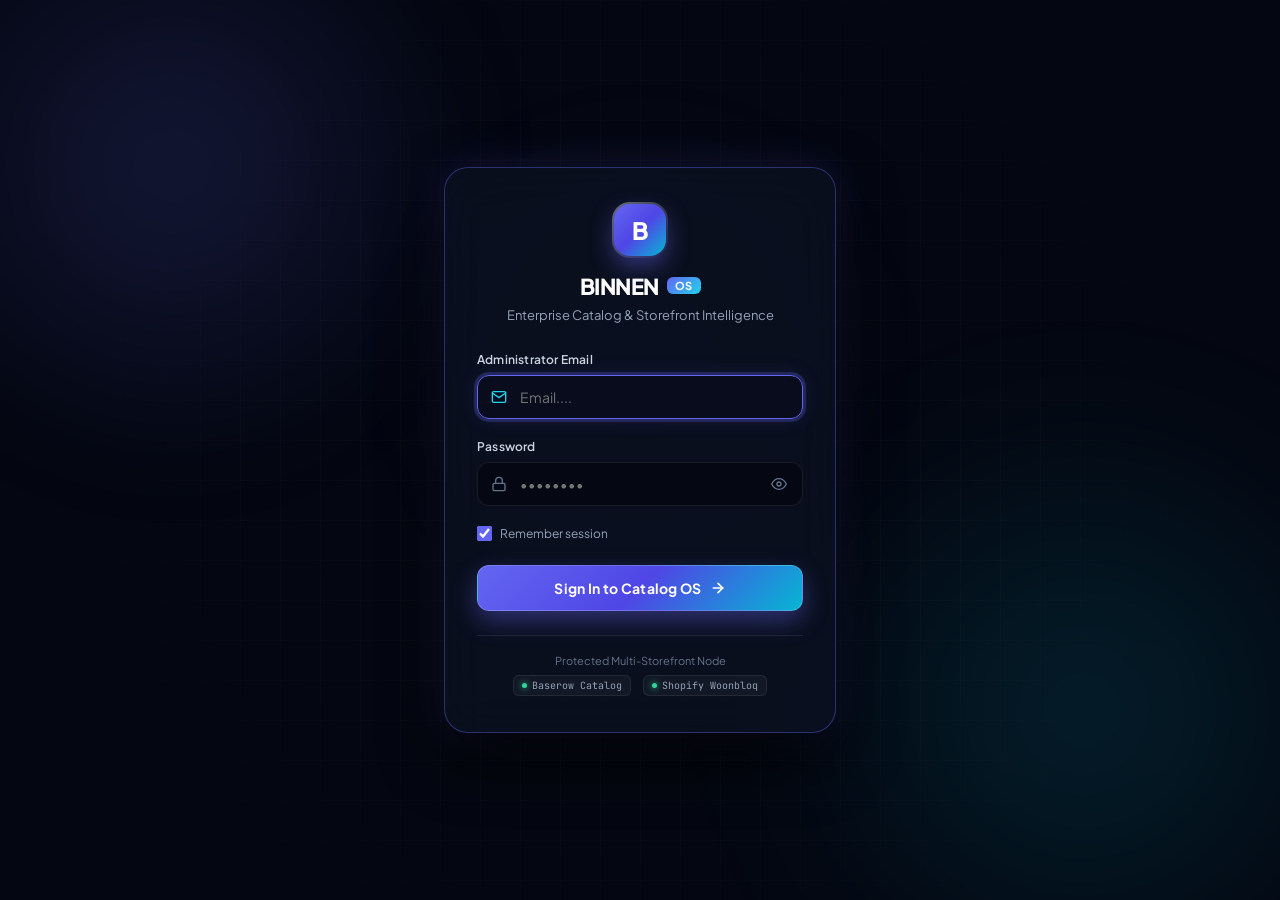
<file: dashboard/static/login.html>
<!DOCTYPE html>
<html lang="en">
<head>
  <meta charset="UTF-8" />
  <meta name="viewport" content="width=device-width, initial-scale=1.0" />
  <title>Sign In | Binnen Catalog OS</title>
  
  <!-- Typography -->
  <link rel="preconnect" href="https://fonts.googleapis.com" />
  <link rel="preconnect" href="https://fonts.gstatic.com" crossorigin />
  <link href="https://fonts.googleapis.com/css2?family=Plus+Jakarta+Sans:wght@400;500;600;700;800&family=JetBrains+Mono:wght@400;500;600&display=swap" rel="stylesheet" />
  
  <style>
    :root {
      --bg-base: #040711;
      --bg-surface: rgba(11, 17, 32, 0.85);
      --bg-card: rgba(15, 23, 42, 0.75);
      --bg-input: rgba(4, 7, 17, 0.75);
      --border-subtle: rgba(255, 255, 255, 0.08);
      --border-glow: rgba(99, 102, 241, 0.4);
      --indigo-500: #6366f1;
      --indigo-600: #4f46e5;
      --cyan-400: #22d3ee;
      --purple-500: #a855f7;
      --emerald-400: #34d399;
      --rose-500: #f43f5e;
      --text-main: #f8fafc;
      --text-muted: #94a3b8;
      --text-dim: #64748b;
      --font-sans: 'Plus Jakarta Sans', -apple-system, BlinkMacSystemFont, sans-serif;
      --font-mono: 'JetBrains Mono', monospace;
    }

    * {
      margin: 0;
      padding: 0;
      box-sizing: border-box;
    }

    body {
      font-family: var(--font-sans);
      background-color: var(--bg-base);
      color: var(--text-main);
      min-height: 100vh;
      display: flex;
      align-items: center;
      justify-content: center;
      overflow: hidden;
      position: relative;
    }

    /* Ambient Background Glow Elements */
    .ambient-bg {
      position: absolute;
      inset: 0;
      overflow: hidden;
      pointer-events: none;
      z-index: 0;
    }

    .glow-sphere-1 {
      position: absolute;
      top: -15%;
      left: -10%;
      width: 600px;
      height: 600px;
      border-radius: 50%;
      background: radial-gradient(circle, rgba(99, 102, 241, 0.18) 0%, rgba(99, 102, 241, 0) 70%);
      filter: blur(60px);
      animation: floatOrb 12s ease-in-out infinite alternate;
    }

    .glow-sphere-2 {
      position: absolute;
      bottom: -15%;
      right: -10%;
      width: 650px;
      height: 650px;
      border-radius: 50%;
      background: radial-gradient(circle, rgba(6, 182, 212, 0.15) 0%, rgba(6, 182, 212, 0) 70%);
      filter: blur(70px);
      animation: floatOrb 15s ease-in-out infinite alternate-reverse;
    }

    .glow-sphere-3 {
      position: absolute;
      top: 40%;
      left: 50%;
      transform: translate(-50%, -50%);
      width: 400px;
      height: 400px;
      border-radius: 50%;
      background: radial-gradient(circle, rgba(168, 85, 247, 0.1) 0%, rgba(168, 85, 247, 0) 70%);
      filter: blur(80px);
    }

    .grid-overlay {
      position: absolute;
      inset: 0;
      background-image: 
        linear-gradient(rgba(255, 255, 255, 0.02) 1px, transparent 1px),
        linear-gradient(90deg, rgba(255, 255, 255, 0.02) 1px, transparent 1px);
      background-size: 40px 40px;
      mask-image: radial-gradient(circle at center, black 40%, transparent 80%);
    }

    @keyframes floatOrb {
      0% { transform: translateY(0) scale(1); }
      100% { transform: translateY(40px) scale(1.1); }
    }

    /* Login Card Container */
    .login-container {
      position: relative;
      z-index: 10;
      width: 100%;
      max-width: 440px;
      padding: 24px;
    }

    .login-card {
      background: var(--bg-surface);
      backdrop-filter: blur(24px);
      -webkit-backdrop-filter: blur(24px);
      border: 1px solid var(--border-glow);
      border-radius: 24px;
      padding: 36px 32px;
      box-shadow: 
        0 25px 60px rgba(0, 0, 0, 0.8),
        0 0 40px rgba(99, 102, 241, 0.2);
      animation: cardAppear 0.5s cubic-bezier(0.16, 1, 0.3, 1);
    }

    @keyframes cardAppear {
      from {
        opacity: 0;
        transform: translateY(20px) scale(0.97);
      }
      to {
        opacity: 1;
        transform: translateY(0) scale(1);
      }
    }

    /* Brand Header */
    .login-header {
      text-align: center;
      margin-bottom: 28px;
    }

    .brand-shield {
      width: 52px;
      height: 52px;
      margin: 0 auto 16px auto;
      border-radius: 16px;
      background: linear-gradient(135deg, #6366f1 0%, #4f46e5 50%, #06b6d4 100%);
      display: flex;
      align-items: center;
      justify-content: center;
      font-weight: 800;
      font-size: 24px;
      color: #fff;
      box-shadow: 0 10px 25px rgba(99, 102, 241, 0.45);
      position: relative;
    }

    .brand-shield::after {
      content: '';
      position: absolute;
      inset: -2px;
      border-radius: 18px;
      background: linear-gradient(135deg, rgba(255,255,255,0.4), transparent);
      z-index: -1;
    }

    .login-title {
      font-size: 22px;
      font-weight: 800;
      letter-spacing: -0.5px;
      color: #fff;
      display: flex;
      align-items: center;
      justify-content: center;
      gap: 8px;
    }

    .login-title .badge-tag {
      font-size: 11px;
      font-weight: 700;
      background: linear-gradient(135deg, var(--indigo-500), var(--cyan-400));
      padding: 2px 8px;
      border-radius: 6px;
      color: #fff;
      letter-spacing: 0.5px;
    }

    .login-subtitle {
      font-size: 13px;
      color: var(--text-muted);
      margin-top: 6px;
      line-height: 1.4;
    }

    /* Error Notification Banner */
    .alert-banner {
      background: rgba(244, 63, 94, 0.12);
      border: 1px solid rgba(244, 63, 94, 0.35);
      color: #fecdd3;
      padding: 10px 14px;
      border-radius: 10px;
      font-size: 12px;
      display: none;
      align-items: center;
      gap: 10px;
      margin-bottom: 20px;
      animation: shake 0.35s ease-in-out;
    }

    @keyframes shake {
      0%, 100% { transform: translateX(0); }
      20%, 60% { transform: translateX(-6px); }
      40%, 80% { transform: translateX(6px); }
    }

    .alert-banner.active {
      display: flex;
    }

    /* Form Fields */
    .form-group {
      margin-bottom: 20px;
    }

    .form-label {
      display: block;
      font-size: 12px;
      font-weight: 600;
      color: #cbd5e1;
      margin-bottom: 8px;
      letter-spacing: 0.2px;
    }

    .input-wrapper {
      position: relative;
      display: flex;
      align-items: center;
    }

    .input-icon {
      position: absolute;
      left: 14px;
      color: var(--text-dim);
      pointer-events: none;
      transition: color 0.2s;
    }

    .form-input {
      width: 100%;
      background: var(--bg-input);
      border: 1px solid var(--border-subtle);
      border-radius: 12px;
      padding: 12px 14px 12px 42px;
      color: #fff;
      font-family: var(--font-sans);
      font-size: 14px;
      transition: all 0.2s cubic-bezier(0.16, 1, 0.3, 1);
      outline: none;
    }

    .form-input:focus {
      border-color: var(--indigo-500);
      box-shadow: 0 0 0 3px rgba(99, 102, 241, 0.25), 0 0 20px rgba(99, 102, 241, 0.15);
      background: rgba(8, 13, 28, 0.9);
    }

    .form-input:focus + .input-icon,
    .input-wrapper:focus-within .input-icon {
      color: var(--cyan-400);
    }

    .btn-toggle-pw {
      position: absolute;
      right: 12px;
      background: none;
      border: none;
      color: var(--text-dim);
      cursor: pointer;
      padding: 4px;
      border-radius: 6px;
      display: flex;
      align-items: center;
      justify-content: center;
      transition: color 0.2s;
    }

    .btn-toggle-pw:hover {
      color: #fff;
    }

    /* Extras Row */
    .form-extras {
      display: flex;
      align-items: center;
      justify-content: space-between;
      margin-bottom: 24px;
      font-size: 12px;
    }

    .checkbox-label {
      display: flex;
      align-items: center;
      gap: 8px;
      color: var(--text-muted);
      cursor: pointer;
      user-select: none;
    }

    .checkbox-label input[type="checkbox"] {
      accent-color: var(--indigo-500);
      width: 15px;
      height: 15px;
      cursor: pointer;
    }

    .security-badge {
      display: flex;
      align-items: center;
      gap: 5px;
      color: var(--emerald-400);
      font-size: 11px;
      font-weight: 600;
    }

    /* Submit Button */
    .btn-submit {
      width: 100%;
      background: linear-gradient(135deg, #6366f1 0%, #4f46e5 50%, #06b6d4 100%);
      border: 1px solid rgba(255, 255, 255, 0.2);
      border-radius: 12px;
      padding: 13px 20px;
      color: #fff;
      font-family: var(--font-sans);
      font-size: 14px;
      font-weight: 700;
      letter-spacing: 0.3px;
      cursor: pointer;
      box-shadow: 0 10px 25px rgba(99, 102, 241, 0.4);
      transition: all 0.25s cubic-bezier(0.16, 1, 0.3, 1);
      display: flex;
      align-items: center;
      justify-content: center;
      gap: 8px;
    }

    .btn-submit:hover {
      transform: translateY(-2px);
      box-shadow: 0 14px 32px rgba(99, 102, 241, 0.55), 0 0 20px rgba(6, 182, 212, 0.3);
      border-color: rgba(255, 255, 255, 0.4);
    }

    .btn-submit:active {
      transform: translateY(0);
    }

    .btn-submit:disabled {
      opacity: 0.6;
      cursor: not-allowed;
      transform: none;
    }

    .spinner {
      width: 16px;
      height: 16px;
      border: 2px solid rgba(255, 255, 255, 0.2);
      border-top-color: #fff;
      border-radius: 50%;
      animation: spin 0.7s linear infinite;
      display: none;
    }

    @keyframes spin {
      to { transform: rotate(360deg); }
    }

    /* Footer Info */
    .login-footer {
      text-align: center;
      margin-top: 24px;
      padding-top: 18px;
      border-top: 1px solid var(--border-subtle);
      font-size: 11px;
      color: var(--text-dim);
    }

    .connected-stores {
      display: flex;
      align-items: center;
      justify-content: center;
      gap: 12px;
      margin-top: 8px;
    }

    .store-pill {
      display: inline-flex;
      align-items: center;
      gap: 5px;
      background: rgba(255, 255, 255, 0.04);
      border: 1px solid var(--border-subtle);
      padding: 3px 8px;
      border-radius: 6px;
      font-family: var(--font-mono);
      font-size: 10px;
      color: #94a3b8;
    }

    .dot-green {
      width: 5px;
      height: 5px;
      border-radius: 50%;
      background: var(--emerald-400);
      box-shadow: 0 0 6px var(--emerald-400);
    }
  </style>
</head>
<body>
  <div class="ambient-bg">
    <div class="grid-overlay"></div>
    <div class="glow-sphere-1"></div>
    <div class="glow-sphere-2"></div>
    <div class="glow-sphere-3"></div>
  </div>

  <div class="login-container">
    <div class="login-card">
      <header class="login-header">
        <div class="brand-shield">B</div>
        <h1 class="login-title">
          BINNEN <span class="badge-tag">OS</span>
        </h1>
        <p class="login-subtitle">Enterprise Catalog &amp; Storefront Intelligence</p>
      </header>

      <!-- Dynamic Alert Banner -->
      <div class="alert-banner" id="alertBanner">
        <svg width="16" height="16" viewBox="0 0 24 24" fill="none" stroke="currentColor" stroke-width="2.5" stroke-linecap="round"><circle cx="12" cy="12" r="10"/><line x1="12" y1="8" x2="12" y2="12"/><line x1="12" y1="16" x2="12.01" y2="16"/></svg>
        <span id="alertMsg">Invalid credentials. Please try again.</span>
      </div>

      <!-- Secure Form -->
      <form id="loginForm" onsubmit="handleLoginSubmit(event)">
        <div class="form-group">
          <label class="form-label" for="email">Administrator Email</label>
          <div class="input-wrapper">
            <svg class="input-icon" width="16" height="16" viewBox="0 0 24 24" fill="none" stroke="currentColor" stroke-width="2" stroke-linecap="round"><path d="M4 4h16c1.1 0 2 .9 2 2v12c0 1.1-.9 2-2 2H4c-1.1 0-2-.9-2-2V6c0-1.1.9-2 2-2z"/><polyline points="22,6 12,13 2,6"/></svg>
            <input type="email" id="email" class="form-input" placeholder="Email...." required autocomplete="email" autofocus />
          </div>
        </div>

        <div class="form-group">
          <label class="form-label" for="password">Password</label>
          <div class="input-wrapper">
            <svg class="input-icon" width="16" height="16" viewBox="0 0 24 24" fill="none" stroke="currentColor" stroke-width="2" stroke-linecap="round"><rect x="3" y="11" width="18" height="11" rx="2" ry="2"/><path d="M7 11V7a5 5 0 0 1 10 0v4"/></svg>
            <input type="password" id="password" class="form-input" placeholder="••••••••" required autocomplete="current-password" />
            <button type="button" class="btn-toggle-pw" id="togglePwBtn" onclick="togglePasswordVisibility()" title="Show/Hide password">
              <svg id="eyeIcon" width="16" height="16" viewBox="0 0 24 24" fill="none" stroke="currentColor" stroke-width="2" stroke-linecap="round"><path d="M1 12s4-8 11-8 11 8 11 8-4 8-11 8-11-8-11-8z"/><circle cx="12" cy="12" r="3"/></svg>
            </button>
          </div>
        </div>

        <div class="form-extras">
          <label class="checkbox-label">
            <input type="checkbox" id="rememberMe" checked />
            <span>Remember session</span>
          </label>

        </div>

        <button type="submit" class="btn-submit" id="submitBtn">
          <span id="btnText">Sign In to Catalog OS</span>
          <div class="spinner" id="btnSpinner"></div>
          <svg id="btnArrow" width="16" height="16" viewBox="0 0 24 24" fill="none" stroke="currentColor" stroke-width="2.5" stroke-linecap="round"><line x1="5" y1="12" x2="19" y2="12"/><polyline points="12 5 19 12 12 19"/></svg>
        </button>
      </form>

      <footer class="login-footer">
        <div>Protected Multi-Storefront Node</div>
        <div class="connected-stores">
          <span class="store-pill"><span class="dot-green"></span> Baserow Catalog</span>
          <span class="store-pill"><span class="dot-green"></span> Shopify Woonbloq</span>
        </div>
      </footer>
    </div>
  </div>

  <script>
    function togglePasswordVisibility() {
      const pwInput = document.getElementById("password");
      const eyeIcon = document.getElementById("eyeIcon");
      if (pwInput.type === "password") {
        pwInput.type = "text";
        eyeIcon.innerHTML = `<path d="M17.94 17.94A10.07 10.07 0 0 1 12 20c-7 0-11-8-11-8a18.45 18.45 0 0 1 5.06-5.94M9.9 4.24A9.12 9.12 0 0 1 12 4c7 0 11 8 11 8a18.5 18.5 0 0 1-2.16 3.19m-6.72-1.07a3 3 0 1 1-4.24-4.24"/><line x1="1" y1="1" x2="23" y2="23"/>`;
      } else {
        pwInput.type = "password";
        eyeIcon.innerHTML = `<path d="M1 12s4-8 11-8 11 8 11 8-4 8-11 8-11-8-11-8z"/><circle cx="12" cy="12" r="3"/>`;
      }
    }

    async function handleLoginSubmit(event) {
      event.preventDefault();
      const email = document.getElementById("email").value.trim();
      const password = document.getElementById("password").value;
      const alertBanner = document.getElementById("alertBanner");
      const alertMsg = document.getElementById("alertMsg");
      const submitBtn = document.getElementById("submitBtn");
      const btnText = document.getElementById("btnText");
      const btnSpinner = document.getElementById("btnSpinner");
      const btnArrow = document.getElementById("btnArrow");

      // Reset alert
      alertBanner.classList.remove("active");

      // UI Loading state
      submitBtn.disabled = true;
      btnText.textContent = "Authenticating...";
      btnSpinner.style.display = "block";
      btnArrow.style.display = "none";

      try {
        const response = await fetch("/api/auth/login", {
          method: "POST",
          headers: { "Content-Type": "application/json" },
          body: JSON.stringify({ email, password }),
        });

        const data = await response.json();

        if (response.ok && data.ok) {
          btnText.textContent = "Access Granted";
          setTimeout(() => {
            window.location.href = data.redirect || "/";
          }, 400);
        } else {
          alertMsg.textContent = data.detail || "Invalid email or password.";
          alertBanner.classList.add("active");
          submitBtn.disabled = false;
          btnText.textContent = "Sign In to Catalog OS";
          btnSpinner.style.display = "none";
          btnArrow.style.display = "block";
          document.getElementById("password").focus();
        }
      } catch (err) {
        alertMsg.textContent = "Connection error. Please verify server status.";
        alertBanner.classList.add("active");
        submitBtn.disabled = false;
        btnText.textContent = "Sign In to Catalog OS";
        btnSpinner.style.display = "none";
        btnArrow.style.display = "block";
      }
    }
  </script>
</body>
</html>
</file>
